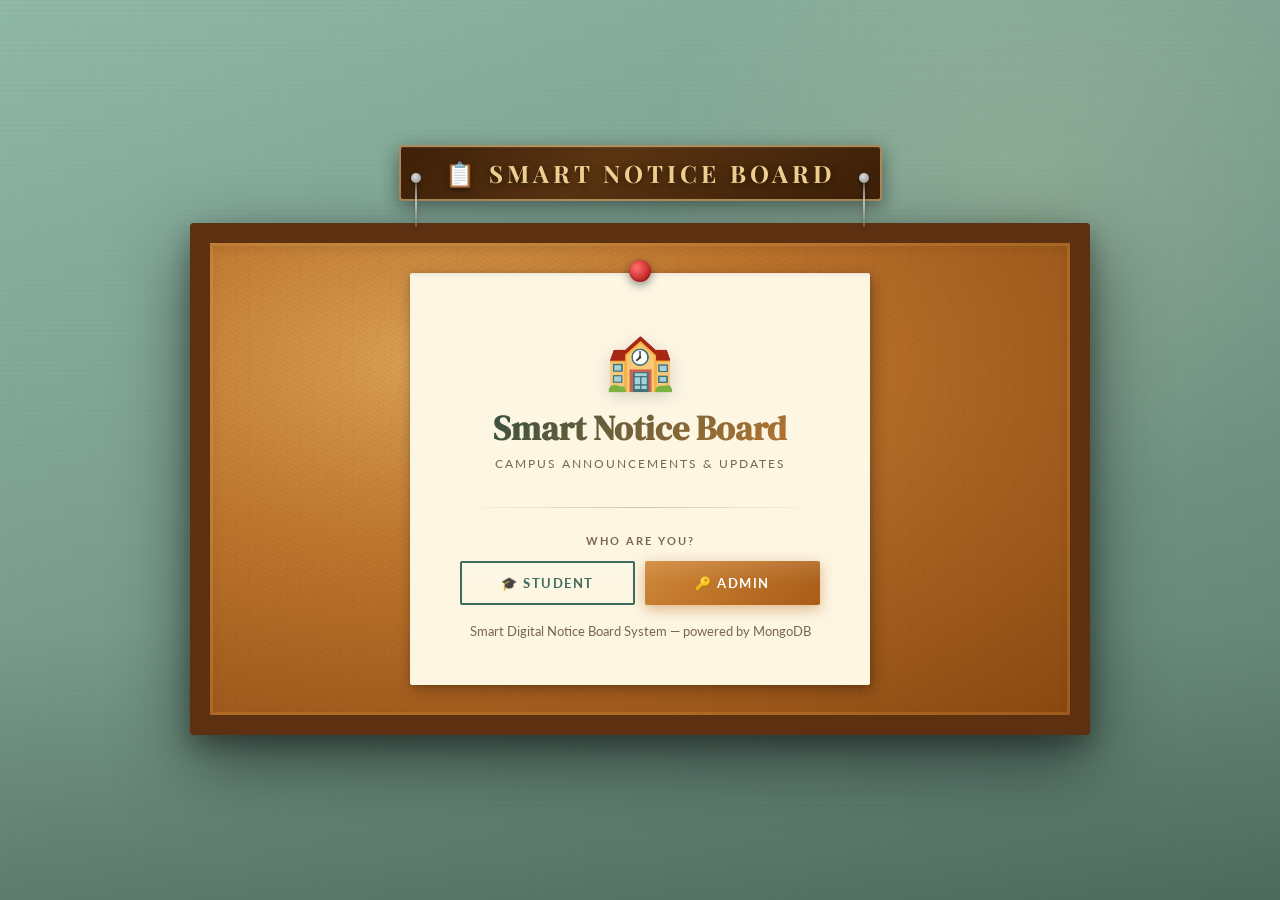
<file: frontend/index.html>
<!DOCTYPE html>
<html lang="en">
<head>
  <meta charset="UTF-8">
  <meta name="viewport" content="width=device-width, initial-scale=1.0">
  <title>Smart Notice Board</title>
  <link rel="stylesheet" href="style.css">
</head>
<body>

  <!-- Room ambiance: shelf / plant suggestion via CSS, nothing extra needed -->
  <div class="page-header">
    <span class="room-sign">📋 Smart Notice Board</span>
  </div>

  <div class="board-wrapper">
    <div class="screw-l"></div>
    <div class="screw-r"></div>
    <div class="cork-board">
      <div class="card landing-card" style="margin: 0 auto;">

        <span class="landing-icon">🏫</span>
        <h1>Smart Notice Board</h1>
        <p class="landing-tagline">Campus Announcements &amp; Updates</p>

        <div class="landing-divider"></div>

        <span class="role-label">Who are you?</span>

        <div class="btn-group" style="margin-top:0;">
          <button onclick="window.location.href='student_auth.html'" class="btn-secondary"
            style="background:transparent;color:var(--brand);border:2px solid var(--brand);box-shadow:none;">
            🎓 Student
          </button>
          <button onclick="window.location.href='admin_login.html'" class="btn-amber">
            🔑 Admin
          </button>
        </div>

        <p class="helper-text" style="margin-top:18px;">
          Smart Digital Notice Board System &mdash; powered by MongoDB
        </p>
      </div>
    </div>
  </div>

</body>
</html>
</file>
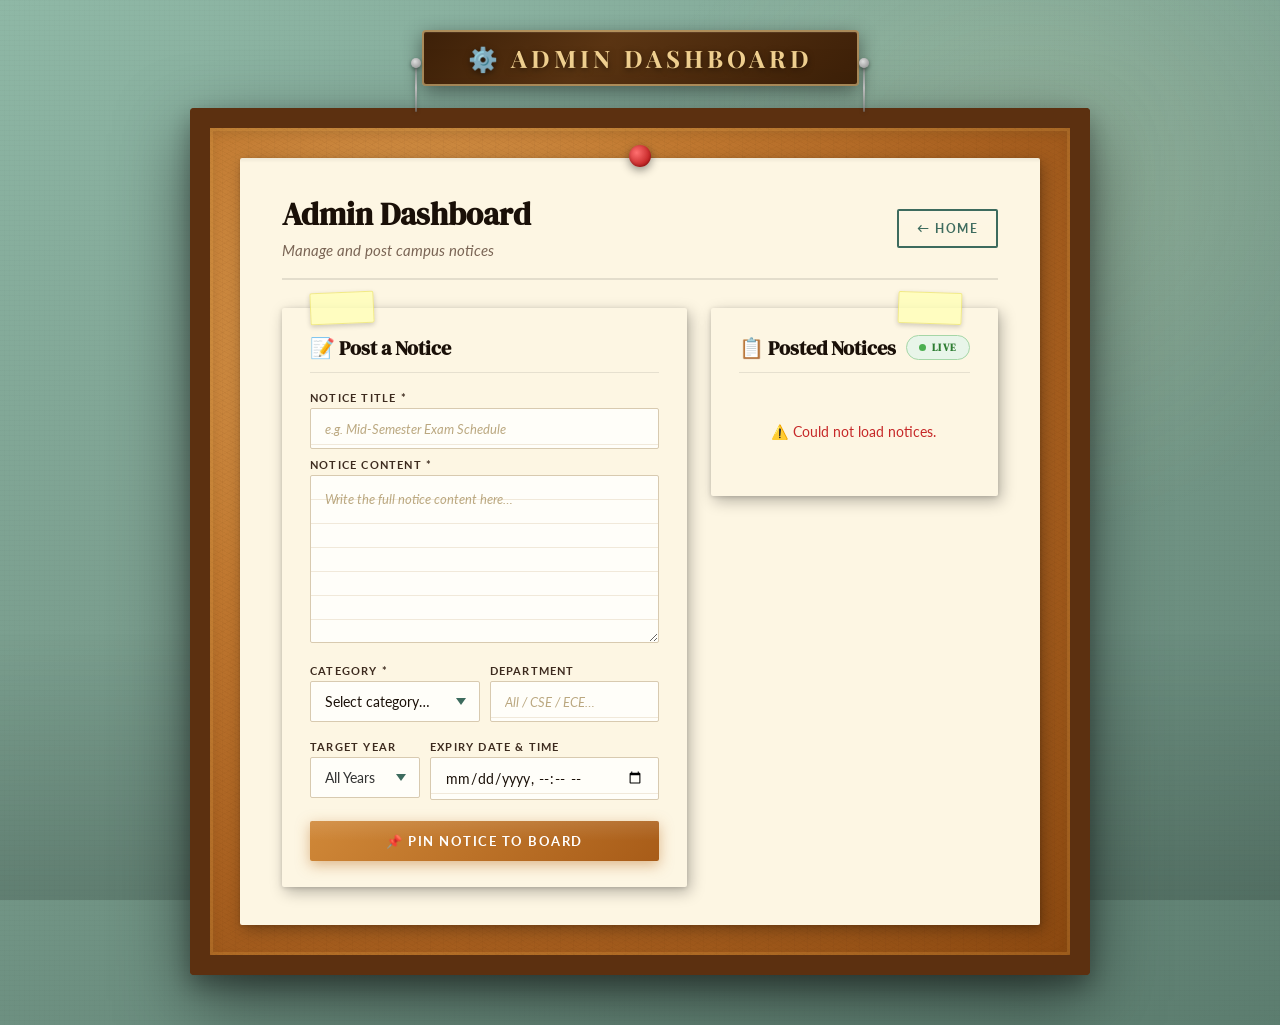
<file: frontend/admin.html>
<!DOCTYPE html>
<html lang="en">
<head>
<meta charset="UTF-8">
<meta name="viewport" content="width=device-width, initial-scale=1.0">
<title>Admin Dashboard — Smart Notice Board</title>
<link rel="stylesheet" href="style.css">

<style>
/* your entire CSS remains unchanged */

#year {
  color: #333;
  width: 100%;
  min-width: 110px;
}
#year option {
  color: #333;
}

.admin-layout {
  display: grid;
  grid-template-columns: 1fr 1fr;
  gap: 24px;
  align-items: start;
}

@media (max-width: 768px) {
  .admin-layout {
    grid-template-columns: 1fr;
  }
}
</style>

</head>

<body>

<div class="page-header">
<span class="room-sign">⚙️ Admin Dashboard</span>
</div>

<div class="board-wrapper">
<div class="screw-l"></div>
<div class="screw-r"></div>
<div class="cork-board">

<div class="card large-card" style="margin:0 auto;">

<div style="display:flex;align-items:center;justify-content:space-between;flex-wrap:wrap;gap:14px;margin-bottom:28px;padding-bottom:16px;border-bottom:2px solid rgba(0,0,0,0.1);">

<div>
<h1 style="margin-bottom:6px;font-size:1.95rem;">Admin Dashboard</h1>
<p class="card-subtitle" style="margin:0;font-size:0.92rem;">Manage and post campus notices</p>
</div>

<button onclick="window.location.href='index.html'" class="btn-secondary"
style="width:auto;padding:10px 18px;margin:0;font-size:12px;background:transparent;border:2px solid var(--brand);color:var(--brand);box-shadow:none;">
← Home
</button>

</div>

<div class="admin-layout">

<!-- Post Notice Form -->

<div class="admin-panel">

<h2>📝 Post a Notice</h2>

<div id="formAlert" class="alert" style="display:none;"></div>

<div class="input-group">
<label for="title">Notice Title *</label>
<input type="text" id="title" placeholder="e.g. Mid-Semester Exam Schedule">
</div>

<div class="input-group">
<label for="content">Notice Content *</label>
<textarea id="content" placeholder="Write the full notice content here…" rows="6"></textarea>
</div>

<div class="form-row">

<div class="input-group">
<label for="category">Category *</label>
<select id="category">
<option value="">Select category…</option>
<option value="Exams">📝 Exams</option>
<option value="Events">🎉 Events</option>
<option value="Placements">💼 Placements</option>
<option value="General">📣 General</option>
</select>
</div>

<div class="input-group">
<label for="department">Department</label>
<input type="text" id="department" placeholder="All / CSE / ECE…">
</div>

</div>

<div class="form-row">

<div class="input-group">
<label for="year">Target Year</label>
<select id="year">
<option value="">All Years</option>
<option value="1">1st Year</option>
<option value="2">2nd Year</option>
<option value="3">3rd Year</option>
<option value="4">4th Year</option>
</select>
</div>

<div class="input-group">
<label for="expiry_date">Expiry Date & Time</label>
<input type="datetime-local" id="expiry_date">
</div>

</div>

<button onclick="postNotice()" id="postBtn" class="btn-amber">
📌 Pin Notice to Board
</button>

</div>


<!-- Posted Notices List -->

<div class="admin-panel">

<h2 style="display:flex;align-items:center;justify-content:space-between;margin-bottom:20px;">
<span>📋 Posted Notices</span>
<span class="live-badge" style="font-size:0.62rem;">Live</span>
</h2>

<div id="adminNotices" class="admin-notice-list">

<div style="text-align:center;padding:40px 0;color:var(--ink-light);font-style:italic;font-size:0.9rem;">
Loading notices…
</div>

</div>

</div>

</div>

</div>

</div>

</div>

<script>

/* Disable past time in calendar */

document.getElementById("expiry_date").min = new Date().toISOString().slice(0,16);


/* Post notice */

async function postNotice() {

const alertEl = document.getElementById("formAlert");
const btn = document.getElementById("postBtn");

alertEl.className = "alert";
alertEl.textContent = "";
alertEl.style.display = "none";


const title = document.getElementById("title").value.trim();
const content = document.getElementById("content").value.trim();
const category = document.getElementById("category").value;
const dept = document.getElementById("department").value.trim();
const yearVal = document.getElementById("year").value;
const expiry = document.getElementById("expiry_date").value;


/* NEW VALIDATION — prevent past expiry time */

if (expiry) {

const selectedTime = new Date(expiry);
const currentTime = new Date();

if (selectedTime <= currentTime) {

alertEl.textContent = "❌ Expiry date cannot be in the past. Please select a future date and time.";
alertEl.classList.add("error");
alertEl.style.display = "block";

return;

}

}


/* Required fields */

if (!title || !content || !category) {

alertEl.textContent = "❌ Title, Content and Category are required.";
alertEl.classList.add("error");
alertEl.style.display = "block";

return;

}


btn.innerHTML = '<span class="spinner"></span> Posting…';
btn.disabled = true;

try {

const body = { title, content, category };

if (dept) body.department = dept;
if (yearVal) body.year = parseInt(yearVal);
if (expiry) body.expiry_date = expiry;


const res = await fetch("http://127.0.0.1:8000/add_notice", {

method: "POST",
headers: { "Content-Type": "application/json" },
body: JSON.stringify(body)

});


const data = await res.json();


if (res.status === 200) {

alertEl.textContent = "✅ Notice pinned to the board successfully!";
alertEl.classList.add("success");
alertEl.style.display = "block";

document.getElementById("title").value = "";
document.getElementById("content").value = "";
document.getElementById("category").value = "";
document.getElementById("department").value = "";
document.getElementById("year").value = "";
document.getElementById("expiry_date").value = "";

loadAdminNotices();

setTimeout(() => {
alertEl.style.display = "none";
}, 3000);

}

else {

alertEl.textContent = "❌ " + (data.detail || "Failed to post notice.");
alertEl.classList.add("error");
alertEl.style.display = "block";

}

}

catch (err) {

alertEl.textContent = "⚠️ Cannot reach server. Is the backend running?";
alertEl.classList.add("error");
alertEl.style.display = "block";

}

finally {

btn.innerHTML = '📌 Pin Notice to Board';
btn.disabled = false;

}

}



/* Load notices */

async function loadAdminNotices() {

const container = document.getElementById("adminNotices");

try {

const res = await fetch("http://127.0.0.1:8000/notices");
const notices = await res.json();


if (!notices || notices.length === 0) {

container.innerHTML = `<div style="text-align:center;padding:40px 0;color:var(--ink-light);font-style:italic;font-size:0.9rem;">No notices posted yet.</div>`;

return;

}


container.innerHTML = notices.map(n => `

<div class="admin-notice-item">

<div class="admin-notice-info">

<h4>${n.title}</h4>

<p>

<span class="notice-tag">${n.category}</span>

${n.expiry_date ? '<br><small>⏰ Expires: ' + new Date(n.expiry_date).toLocaleString() + '</small>' : ''}

</p>

</div>

<button class="btn-danger" onclick="deleteNotice('${n._id}')">🗑 Delete</button>

</div>

`).join('');

}

catch (err) {

container.innerHTML = `<div style="text-align:center;padding:30px;color:#c62828;font-size:0.88rem;">⚠️ Could not load notices.</div>`;

}

}


/* Delete notice */

async function deleteNotice(id) {

if (!confirm("Are you sure you want to remove this notice?")) return;

try {

const res = await fetch(`http://127.0.0.1:8000/notice/${id}`, { method: "DELETE" });

if (res.ok) loadAdminNotices();

}

catch (err) {

alert("Server error.");

}

}


/* Load notices */

loadAdminNotices();
setInterval(loadAdminNotices, 10000);

</script>

</body>
</html>
</file>
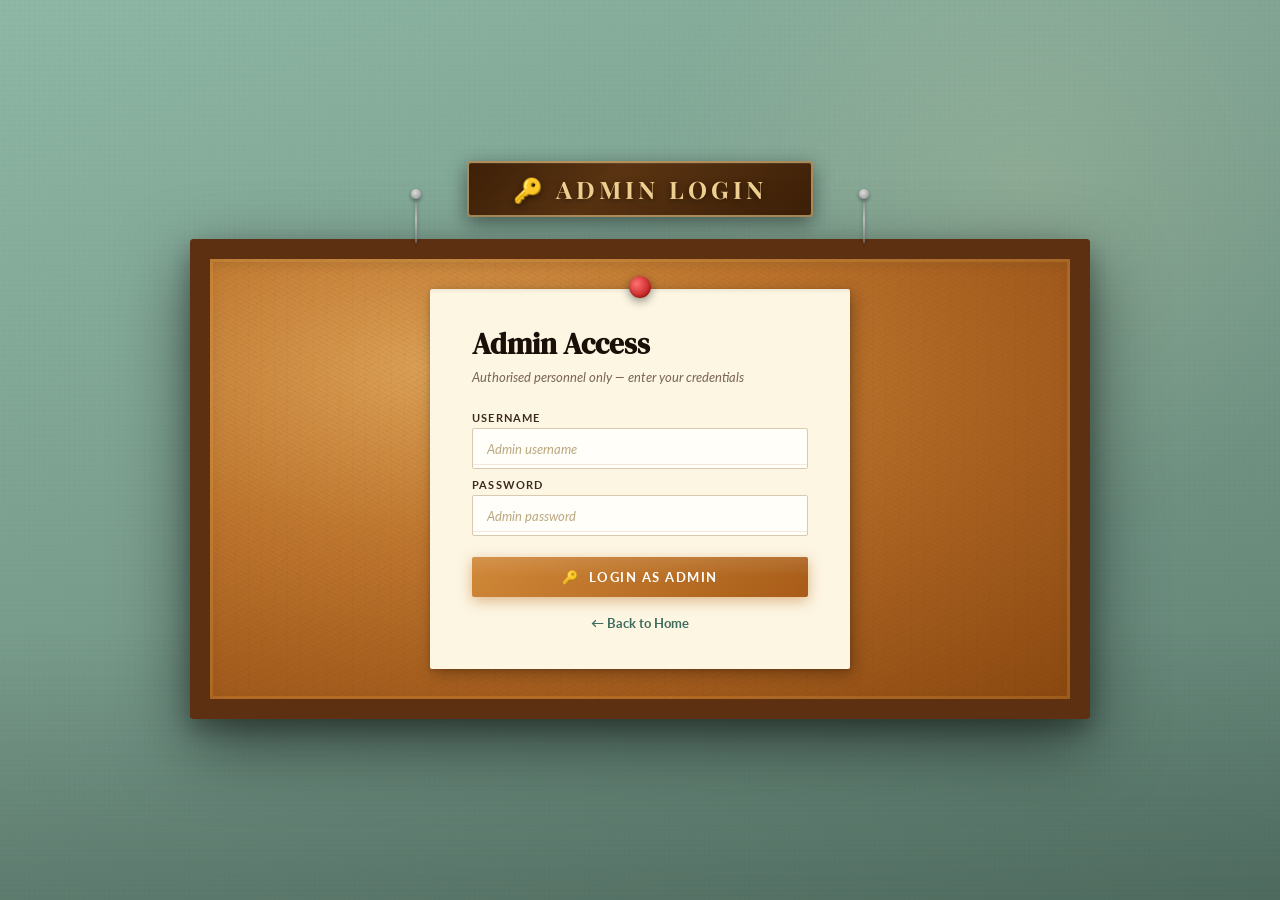
<file: frontend/admin_login.html>
<!DOCTYPE html>
<html lang="en">
<head>
  <meta charset="UTF-8">
  <meta name="viewport" content="width=device-width, initial-scale=1.0">
  <title>Admin Login — Smart Notice Board</title>
  <link rel="stylesheet" href="style.css">
</head>
<body>

  <div class="page-header">
    <span class="room-sign">🔑 Admin Login</span>
  </div>

  <div class="board-wrapper">
    <div class="screw-l"></div>
    <div class="screw-r"></div>
    <div class="cork-board">
      <div class="card" style="margin:0 auto;">

        <h1>Admin Access</h1>
        <p class="card-subtitle">Authorised personnel only — enter your credentials</p>

        <div id="alert" class="alert"></div>

        <div class="input-group">
          <label for="username">Username</label>
          <input type="text" id="username" placeholder="Admin username" autocomplete="username">
        </div>

        <div class="input-group">
          <label for="password">Password</label>
          <input type="password" id="password" placeholder="Admin password" autocomplete="current-password">
        </div>

        <button onclick="adminLogin()" id="loginBtn" class="btn-amber">
          🔑 &nbsp;Login as Admin
        </button>

        <p class="helper-text" style="margin-top:18px;">
          <a href="index.html">← Back to Home</a>
        </p>

      </div>
    </div>
  </div>

<script>
async function adminLogin() {
  const alertEl  = document.getElementById("alert");
  const btn      = document.getElementById("loginBtn");
  const username = document.getElementById("username").value.trim();
  const password = document.getElementById("password").value;

  alertEl.className = "alert";
  alertEl.textContent = "";

  if (!username || !password) {
    alertEl.textContent = "❌ Please enter both username and password.";
    alertEl.classList.add("error");
    return;
  }

  btn.innerHTML = '<span class="spinner"></span> Verifying…';
  btn.disabled = true;

  try {
    const res = await fetch("http://127.0.0.1:8000/admin/login", {
      method: "POST",
      headers: { "Content-Type": "application/json" },
      body: JSON.stringify({ username, password })
    });
    const data = await res.json();

    if (res.status === 200) {
      alertEl.textContent = "✅ Login successful! Loading dashboard…";
      alertEl.classList.add("success");
      setTimeout(() => window.location.href = "admin.html", 900);
    } else {
      alertEl.textContent = "❌ " + (data.detail || "Invalid credentials.");
      alertEl.classList.add("error");
    }
  } catch (err) {
    alertEl.textContent = "⚠️ Cannot reach server. Is the backend running?";
    alertEl.classList.add("error");
  } finally {
    btn.innerHTML = '🔑 &nbsp;Login as Admin';
    btn.disabled = false;
  }
}

document.addEventListener("keydown", e => { if (e.key === "Enter") adminLogin(); });
</script>

</body>
</html>
</file>
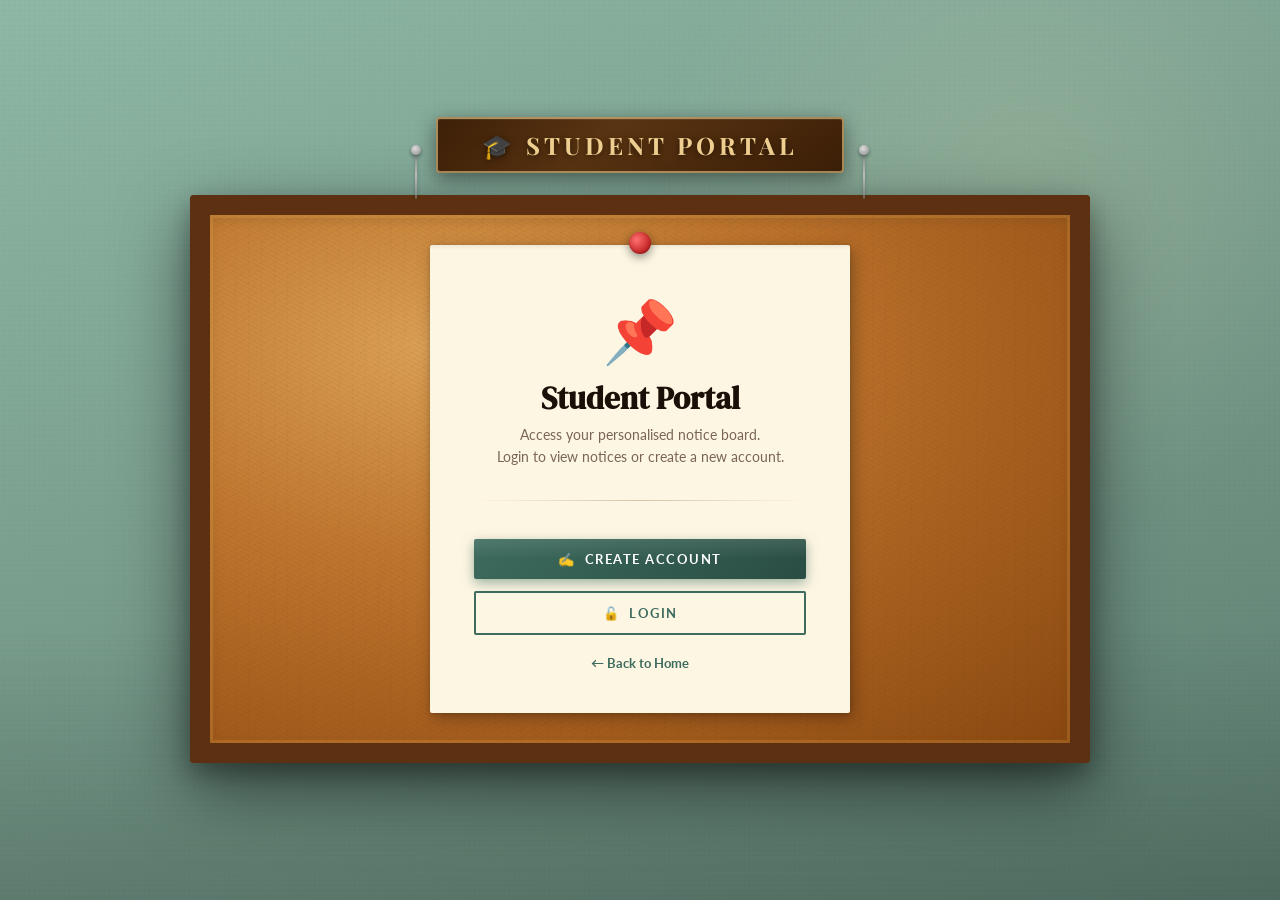
<file: frontend/student_auth.html>
<!DOCTYPE html>
<html lang="en">
<head>
  <meta charset="UTF-8">
  <meta name="viewport" content="width=device-width, initial-scale=1.0">
  <title>Student Portal — Smart Notice Board</title>
  <link rel="stylesheet" href="style.css">
</head>
<body>

  <div class="page-header">
    <span class="room-sign">🎓 Student Portal</span>
  </div>

  <div class="board-wrapper">
    <div class="screw-l"></div>
    <div class="screw-r"></div>
    <div class="cork-board">
      <div class="card auth-card" style="margin: 0 auto;">

        <span class="auth-icon">📌</span>
        <h1>Student Portal</h1>
        <p class="desc">
          Access your personalised notice board.<br>
          Login to view notices or create a new account.
        </p>

        <div class="landing-divider"></div>

        <button onclick="window.location.href='student_register.html'">
          ✍️ &nbsp;Create Account
        </button>

        <button onclick="window.location.href='student_login.html'" class="btn-secondary"
          style="background:transparent;color:var(--brand);border:2px solid var(--brand);box-shadow:none;">
          🔓 &nbsp;Login
        </button>

        <p class="helper-text" style="margin-top:20px;">
          <a href="index.html">← Back to Home</a>
        </p>
      </div>
    </div>
  </div>

</body>
</html>
</file>
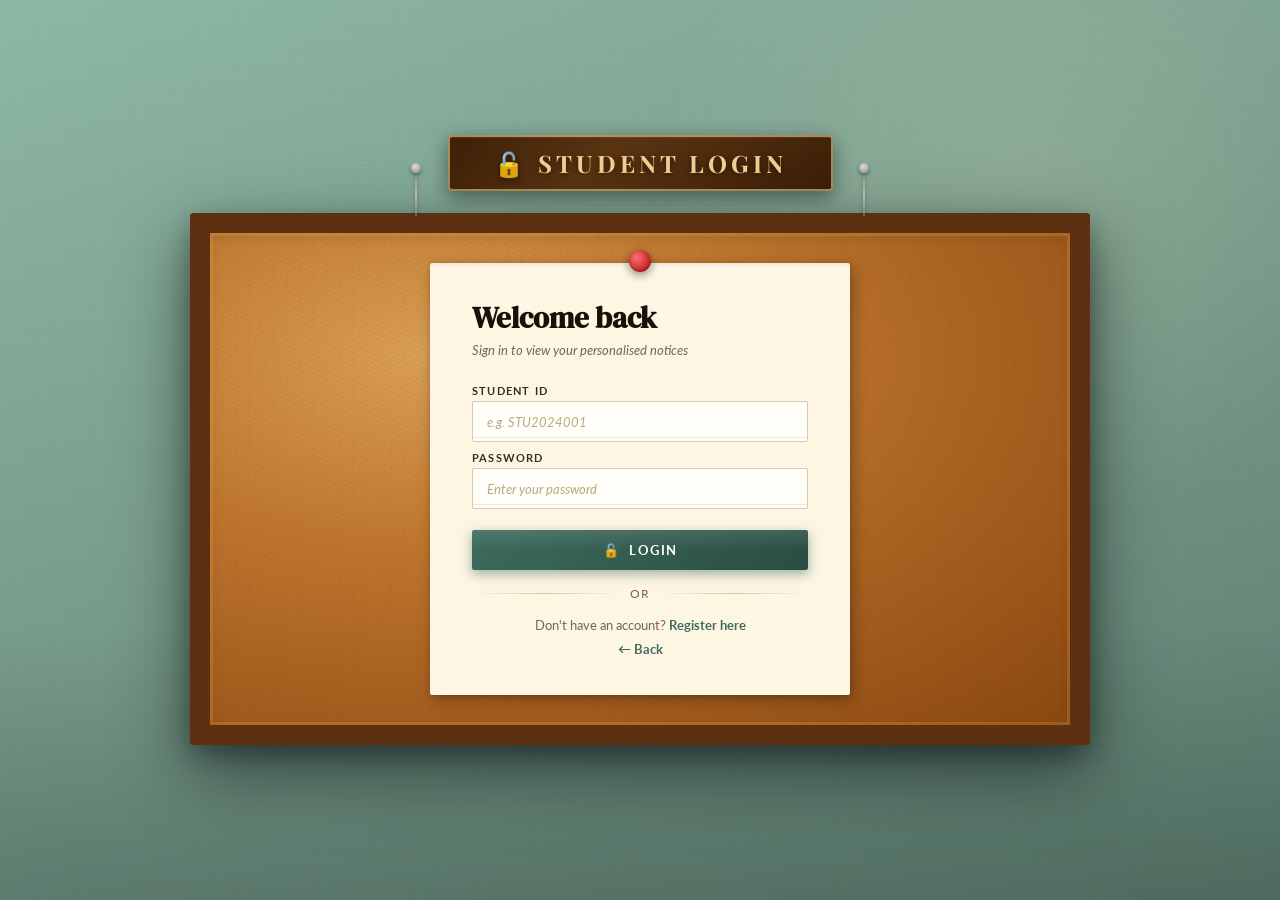
<file: frontend/student_login.html>
<!DOCTYPE html>
<html lang="en">
<head>
  <meta charset="UTF-8">
  <meta name="viewport" content="width=device-width, initial-scale=1.0">
  <title>Student Login — Smart Notice Board</title>
  <link rel="stylesheet" href="style.css">
</head>
<body>

  <div class="page-header">
    <span class="room-sign">🔓 Student Login</span>
  </div>

  <div class="board-wrapper">
    <div class="screw-l"></div>
    <div class="screw-r"></div>
    <div class="cork-board">
      <div class="card" style="margin: 0 auto;">

        <h1>Welcome back</h1>
        <p class="card-subtitle">Sign in to view your personalised notices</p>

        <div id="alert" class="alert"></div>

        <div class="input-group">
          <label for="user_id">Student ID</label>
          <input type="text" id="user_id" placeholder="e.g. STU2024001" autocomplete="username">
        </div>

        <div class="input-group">
          <label for="password">Password</label>
          <input type="password" id="password" placeholder="Enter your password" autocomplete="current-password">
        </div>

        <button onclick="login()" id="loginBtn">🔓 &nbsp;Login</button>

        <div class="divider">or</div>

        <p class="helper-text">
          Don't have an account? <a href="student_register.html">Register here</a>
        </p>
        <p class="helper-text" style="margin-top:8px;">
          <a href="student_auth.html">← Back</a>
        </p>
      </div>
    </div>
  </div>

<script>
async function login() {
  const user_id  = document.getElementById("user_id").value.trim();
  const password = document.getElementById("password").value;
  const alertEl  = document.getElementById("alert");
  const btn      = document.getElementById("loginBtn");

  alertEl.className = "alert";
  alertEl.textContent = "";

  if (!user_id || !password) {
    alertEl.textContent = "Please fill in all fields.";
    alertEl.classList.add("error");
    return;
  }

  btn.innerHTML = '<span class="spinner"></span> Signing in…';
  btn.disabled = true;

  try {
    const res = await fetch("http://127.0.0.1:8000/student/login", {
      method: "POST",
      headers: { "Content-Type": "application/json" },
      body: JSON.stringify({ user_id, password })
    });
    const data = await res.json();

    if (res.status === 200) {
      alertEl.textContent = "✅ Login successful! Redirecting…";
      alertEl.classList.add("success");
      setTimeout(() => window.location.href = "student.html", 900);
    } else {
      alertEl.textContent = "❌ " + (data.detail || "Login failed. Check your credentials.");
      alertEl.classList.add("error");
    }
  } catch (err) {
    alertEl.textContent = "⚠️ Cannot reach server. Is the backend running?";
    alertEl.classList.add("error");
  } finally {
    btn.innerHTML = '🔓 &nbsp;Login';
    btn.disabled = false;
  }
}

document.addEventListener("keydown", e => { if (e.key === "Enter") login(); });
</script>

</body>
</html>
</file>
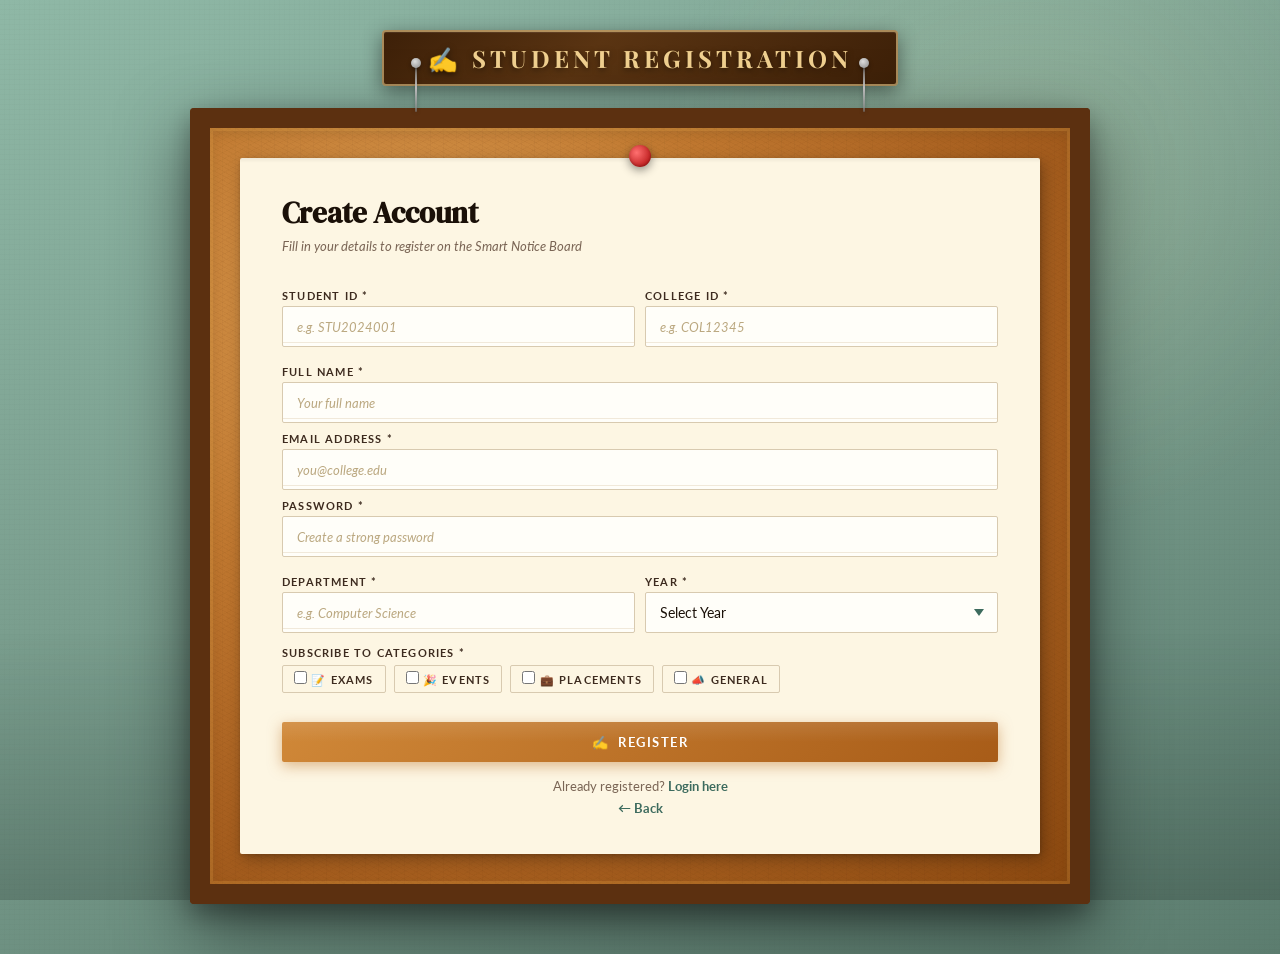
<file: frontend/student_register.html>
<!DOCTYPE html>
<html lang="en">
<head>
  <meta charset="UTF-8">
  <meta name="viewport" content="width=device-width, initial-scale=1.0">
  <title>Student Registration — Smart Notice Board</title>
  <link rel="stylesheet" href="style.css">
</head>
<body>

  <div class="page-header">
    <span class="room-sign">✍️ Student Registration</span>
  </div>

  <div class="board-wrapper">
    <div class="screw-l"></div>
    <div class="screw-r"></div>
    <div class="cork-board">
      <div class="card large-card" style="margin: 0 auto;">

        <h1>Create Account</h1>
        <p class="card-subtitle">Fill in your details to register on the Smart Notice Board</p>

        <div id="alert" class="alert"></div>

        <div class="form-row">
          <div class="input-group">
            <label for="user_id">Student ID *</label>
            <input type="text" id="user_id" placeholder="e.g. STU2024001">
          </div>
          <div class="input-group">
            <label for="college_id">College ID *</label>
            <input type="text" id="college_id" placeholder="e.g. COL12345">
          </div>
        </div>

        <div class="input-group">
          <label for="name">Full Name *</label>
          <input type="text" id="name" placeholder="Your full name">
        </div>

        <div class="input-group">
          <label for="email">Email Address *</label>
          <input type="email" id="email" placeholder="you@college.edu">
        </div>

        <div class="input-group">
          <label for="password">Password *</label>
          <input type="password" id="password" placeholder="Create a strong password" autocomplete="new-password">
        </div>

        <div class="form-row">
          <div class="input-group">
            <label for="department">Department *</label>
            <input type="text" id="department" placeholder="e.g. Computer Science">
          </div>
          <div class="input-group">
            <label for="year">Year *</label>
            <select id="year">
              <option value="">Select Year</option>
              <option value="1">1st Year</option>
              <option value="2">2nd Year</option>
              <option value="3">3rd Year</option>
              <option value="4">4th Year</option>
            </select>
          </div>
        </div>

        <div class="input-group" style="margin-top:4px;">
          <label>Subscribe to Categories *</label>
          <div class="checkbox-group">
            <label class="checkbox-label">
              <input type="checkbox" value="Exams"> 📝 Exams
            </label>
            <label class="checkbox-label">
              <input type="checkbox" value="Events"> 🎉 Events
            </label>
            <label class="checkbox-label">
              <input type="checkbox" value="Placements"> 💼 Placements
            </label>
            <label class="checkbox-label">
              <input type="checkbox" value="General"> 📣 General
            </label>
          </div>
        </div>

        <button onclick="register()" id="regBtn" class="btn-amber" style="margin-top:16px;">
          ✍️ &nbsp;Register
        </button>

        <p class="helper-text">
          Already registered? <a href="student_login.html">Login here</a>
        </p>
        <p class="helper-text" style="margin-top:6px;">
          <a href="student_auth.html">← Back</a>
        </p>

      </div>
    </div>
  </div>

<script>
async function register() {
  const alertEl = document.getElementById("alert");
  const btn     = document.getElementById("regBtn");
  alertEl.className = "alert";
  alertEl.textContent = "";

  // Gather checkbox values
  const checkedBoxes = document.querySelectorAll('.checkbox-group input[type="checkbox"]:checked');
  const categories   = Array.from(checkedBoxes).map(cb => cb.value);

  const payload = {
    user_id:    document.getElementById("user_id").value.trim(),
    name:       document.getElementById("name").value.trim(),
    email:      document.getElementById("email").value.trim(),
    password:   document.getElementById("password").value,
    department: document.getElementById("department").value.trim(),
    year:       parseInt(document.getElementById("year").value),
    college_id: document.getElementById("college_id").value.trim(),
    categories
  };

  // Basic validation
  const missing = Object.entries(payload).some(([k, v]) => !v || (Array.isArray(v) && !v.length));
  if (missing || !payload.year) {
    alertEl.textContent = "❌ Please fill in all required fields and select at least one category.";
    alertEl.classList.add("error");
    return;
  }

  btn.innerHTML = '<span class="spinner"></span> Registering…';
  btn.disabled = true;

  try {
    const res  = await fetch("http://127.0.0.1:8000/student/register", {
      method: "POST",
      headers: { "Content-Type": "application/json" },
      body: JSON.stringify(payload)
    });
    const data = await res.json();

    if (res.status === 200) {
      alertEl.textContent = "✅ Registration successful! Redirecting to login…";
      alertEl.classList.add("success");
      setTimeout(() => window.location.href = "student_login.html", 1200);
    } else {
      alertEl.textContent = "❌ " + (data.detail || "Registration failed. Please try again.");
      alertEl.classList.add("error");
    }
  } catch (err) {
    alertEl.textContent = "⚠️ Cannot reach server. Is the backend running?";
    alertEl.classList.add("error");
  } finally {
    btn.innerHTML = '✍️ &nbsp;Register';
    btn.disabled = false;
  }
}
</script>

</body>
</html>
</file>
<file: frontend/style.css>
/* ================================================================
   SMART NOTICE BOARD — Realistic Cork Board UI
   Theme: Warm classroom / campus notice board aesthetic
   ================================================================ */

@import url('https://fonts.googleapis.com/css2?family=Caveat:wght@400;600;700&family=Lato:ital,wght@0,300;0,400;0,700;1,400&family=Playfair+Display:wght@700;800&family=DM+Serif+Display:ital@0;1&display=swap');

/* ── CSS Variables ─────────────────────────────────────────────── */
:root {
  --wall:           #7a9e8e;
  --wall-light:     #8fb8a6;
  --wall-dark:      #5c7d6f;

  --cork-bg:        #c8884a;
  --cork-texture:   #b97030;
  --cork-dark:      #9a5c20;
  --cork-frame:     #5c3010;
  --cork-frame-hi:  #7a4820;
  --cork-surface:   #d4994f;

  --paper-cream:    #fdf6e3;
  --paper-yellow:   #fffde7;
  --paper-blue:     #e3f2fd;
  --paper-green:    #f1f8e9;
  --paper-pink:     #fce4ec;
  --paper-lavender: #ede7f6;

  --pin-red:        #d32f2f;
  --pin-blue:       #1565c0;
  --pin-yellow:     #f9a825;
  --pin-green:      #2e7d32;

  --ink:            #1a1008;
  --ink-mid:        #3d2b1f;
  --ink-light:      #7a6555;

  --brand:          #3d6b5e;
  --brand-dk:       #2a4d43;
  --brand-lt:       #5a9e8d;
  --brand-amber:    #c07830;
  --danger:         #b71c1c;

  --shadow-board:   0 25px 70px rgba(0,0,0,0.5), 0 10px 25px rgba(0,0,0,0.3);
  --shadow-paper:   3px 5px 15px rgba(0,0,0,0.28), 0 1px 4px rgba(0,0,0,0.15);
  --shadow-soft:    0 4px 20px rgba(0,0,0,0.15);
  --shadow-btn:     0 4px 12px rgba(61,107,94,0.5);
}

/* ── Reset ─────────────────────────────────────────────────────── */
*, *::before, *::after {
  margin: 0; padding: 0;
  box-sizing: border-box;
}

html { scroll-behavior: smooth; }

body {
  min-height: 100vh;
  font-family: 'Lato', sans-serif;
  background-color: var(--wall);
  background-image:
    repeating-linear-gradient(
      0deg,
      transparent,
      transparent 4px,
      rgba(0,0,0,0.015) 4px,
      rgba(0,0,0,0.015) 5px
    ),
    repeating-linear-gradient(
      90deg,
      transparent,
      transparent 4px,
      rgba(0,0,0,0.01) 4px,
      rgba(0,0,0,0.01) 5px
    ),
    linear-gradient(160deg, var(--wall-light) 0%, var(--wall) 45%, var(--wall-dark) 100%);
  display: flex;
  flex-direction: column;
  align-items: center;
  justify-content: center;
  padding: 30px 20px 50px;
  position: relative;
  overflow-x: hidden;
}

/* Ambient room light from top-right */
body::before {
  content: '';
  position: fixed;
  top: -20%; right: -10%;
  width: 60%; height: 80%;
  background: radial-gradient(ellipse, rgba(255,240,180,0.13) 0%, transparent 70%);
  pointer-events: none;
  z-index: 0;
}
/* Floor shadow */
body::after {
  content: '';
  position: fixed;
  bottom: 0; left: 0; right: 0;
  height: 30%;
  background: linear-gradient(0deg, rgba(0,0,0,0.15) 0%, transparent 100%);
  pointer-events: none;
  z-index: 0;
}

/* ── Room Sign (page header) ───────────────────────────────────── */
.page-header {
  width: 100%;
  max-width: 900px;
  text-align: center;
  margin-bottom: 22px;
  position: relative;
  z-index: 1;
}

.room-sign {
  display: inline-block;
  background: linear-gradient(135deg, #3d2008 0%, #5a3412 40%, #3d2008 100%);
  color: #f0d090;
  font-family: 'Playfair Display', serif;
  font-size: 1.5rem;
  font-weight: 700;
  letter-spacing: 4px;
  text-transform: uppercase;
  padding: 10px 44px;
  border-radius: 4px;
  border: 2px solid rgba(240,208,144,0.6);
  box-shadow: 0 6px 20px rgba(0,0,0,0.45), inset 0 1px 0 rgba(255,255,255,0.08);
  text-shadow: 0 2px 6px rgba(0,0,0,0.5);
}

/* ── Board Hanger Wires ────────────────────────────────────────── */
.board-wrapper {
  position: relative;
  width: 100%;
  max-width: 900px;
  z-index: 1;
}

.board-wrapper::before,
.board-wrapper::after {
  content: '';
  position: absolute;
  top: -44px;
  width: 2px;
  height: 48px;
  background: linear-gradient(180deg, rgba(120,120,120,0.6) 0%, #bbb 50%, rgba(120,120,120,0.6) 100%);
  border-radius: 1px;
  box-shadow: 0 0 4px rgba(0,0,0,0.25);
  z-index: 2;
}
.board-wrapper::before { left: 25%; }
.board-wrapper::after  { right: 25%; }

/* Ceiling screw dots */
.board-wrapper .screw-l,
.board-wrapper .screw-r {
  position: absolute;
  top: -50px;
  width: 10px; height: 10px;
  background: radial-gradient(circle at 40% 35%, #ddd, #888);
  border-radius: 50%;
  z-index: 3;
  box-shadow: 0 2px 4px rgba(0,0,0,0.4);
}
.board-wrapper .screw-l { left: calc(25% - 4px); }
.board-wrapper .screw-r { right: calc(25% - 4px); }

/* ── Cork Board Frame ──────────────────────────────────────────── */
.cork-board {
  background:
    repeating-linear-gradient(
      28deg, transparent, transparent 3px,
      rgba(100,50,0,0.05) 3px, rgba(100,50,0,0.05) 4px
    ),
    repeating-linear-gradient(
      -28deg, transparent, transparent 5px,
      rgba(80,40,0,0.035) 5px, rgba(80,40,0,0.035) 6px
    ),
    repeating-linear-gradient(
      90deg, transparent, transparent 12px,
      rgba(0,0,0,0.02) 12px, rgba(0,0,0,0.02) 13px
    ),
    radial-gradient(ellipse at 25% 25%, #dba055 0%, #c07830 35%, #a86020 65%, #8a4810 100%);
  border: 20px solid transparent;
  border-image: linear-gradient(
    145deg,
    #7a4820 0%, #5c3010 20%, #4a2408 40%, #5c3010 60%, #7a4820 80%, #5c3010 100%
  ) 1;
  border-radius: 0;
  outline: 20px solid var(--cork-frame);
  outline-offset: -20px;
  border-radius: 4px;
  box-shadow: var(--shadow-board), inset 0 2px 8px rgba(255,200,100,0.12);
  position: relative;
  padding: 30px;
}

/* Inner frame bevel */
.cork-board::before {
  content: '';
  position: absolute;
  inset: 0;
  border-radius: 2px;
  box-shadow: inset 0 0 0 3px rgba(255,180,80,0.18), inset 0 4px 12px rgba(0,0,0,0.15);
  pointer-events: none;
  z-index: 20;
}

/* ── Base Card (paper on wall or on board) ─────────────────────── */
.card {
  background: var(--paper-cream);
  padding: 38px 42px;
  border-radius: 2px;
  box-shadow: var(--shadow-paper);
  width: 100%;
  max-width: 420px;
  position: relative;
  animation: pinDrop 0.55s cubic-bezier(0.34, 1.56, 0.64, 1) both;
}

/* Pin at top of card */
.card::after {
  content: '';
  position: absolute;
  top: -13px;
  left: 50%;
  transform: translateX(-50%);
  width: 22px; height: 22px;
  background: radial-gradient(circle at 35% 35%, #ff7070, #c62828 65%, #8b0000);
  border-radius: 50%;
  box-shadow: 0 3px 10px rgba(0,0,0,0.45), inset 0 -1px 3px rgba(0,0,0,0.25);
  z-index: 10;
}

/* Subtle paper top-shadow */
.card::before {
  content: '';
  position: absolute;
  top: 0; left: 0; right: 0;
  height: 5px;
  background: linear-gradient(180deg, rgba(0,0,0,0.06) 0%, transparent 100%);
  border-radius: 2px 2px 0 0;
}

.large-card {
  max-width: 880px;
}

/* ── Card Typography ───────────────────────────────────────────── */
.card h1 {
  font-family: 'DM Serif Display', serif;
  font-size: 1.8rem;
  color: var(--ink);
  margin-bottom: 5px;
  line-height: 1.2;
}

.card h2 {
  font-family: 'DM Serif Display', serif;
  font-size: 1.25rem;
  color: var(--ink-mid);
  margin-bottom: 16px;
}

.card h3 {
  font-family: 'Lato', sans-serif;
  font-size: 0.72rem;
  font-weight: 700;
  text-transform: uppercase;
  letter-spacing: 2px;
  color: var(--brand);
  margin-bottom: 18px;
  padding-bottom: 8px;
  border-bottom: 1.5px dashed rgba(61,107,94,0.35);
}

.card-subtitle {
  font-size: 0.84rem;
  color: var(--ink-light);
  margin-bottom: 24px;
  font-style: italic;
  line-height: 1.5;
}

/* ── Inputs ────────────────────────────────────────────────────── */
.input-group {
  position: relative;
  margin: 9px 0;
}

.input-group label {
  display: block;
  font-size: 0.68rem;
  font-weight: 700;
  text-transform: uppercase;
  letter-spacing: 1.2px;
  color: var(--ink-mid);
  margin-bottom: 4px;
}

input, textarea, select {
  width: 100%;
  padding: 11px 14px;
  border: 1.5px solid #d8cab0;
  border-radius: 2px;
  font-size: 14px;
  font-family: 'Lato', sans-serif;
  color: var(--ink);
  background: #fffef9;
  transition: border-color 0.22s, box-shadow 0.22s;
  background-image: repeating-linear-gradient(
    transparent, transparent 23px,
    rgba(190,160,110,0.22) 23px, rgba(190,160,110,0.22) 24px
  );
  background-position: 0 12px;
}

input:focus, textarea:focus, select:focus {
  border-color: var(--brand);
  outline: none;
  box-shadow: 0 0 0 3px rgba(61,107,94,0.14);
  background-color: #fffef6;
}

input::placeholder, textarea::placeholder {
  color: #bba880;
  font-style: italic;
  font-size: 13px;
}

textarea {
  resize: vertical;
  min-height: 110px;
  line-height: 24px;
  background-size: 100% 24px;
  background-position: 0 0;
}

.form-row {
  display: grid;
  grid-template-columns: 1fr 1fr;
  gap: 10px;
}

/* ── Buttons ───────────────────────────────────────────────────── */
button, .btn {
  display: inline-block;
  width: 100%;
  padding: 12px 22px;
  margin-top: 12px;
  border: none;
  border-radius: 2px;
  font-family: 'Lato', sans-serif;
  font-size: 13px;
  font-weight: 700;
  letter-spacing: 1.5px;
  text-transform: uppercase;
  cursor: pointer;
  transition: all 0.22s ease;
  position: relative;
  overflow: hidden;
  background: linear-gradient(135deg, var(--brand) 0%, var(--brand-dk) 100%);
  color: #fff;
  box-shadow: var(--shadow-btn);
}

button::after {
  content: '';
  position: absolute;
  inset: 0;
  background: linear-gradient(180deg, rgba(255,255,255,0.1) 0%, transparent 50%);
  pointer-events: none;
}

button:hover {
  background: linear-gradient(135deg, var(--brand-lt) 0%, var(--brand) 100%);
  transform: translateY(-2px);
  box-shadow: 0 7px 20px rgba(61,107,94,0.55);
}

button:active {
  transform: translateY(0);
  box-shadow: 0 2px 8px rgba(61,107,94,0.35);
}

.btn-secondary {
  background: transparent !important;
  color: var(--brand);
  border: 2px solid var(--brand);
  box-shadow: none !important;
}
.btn-secondary:hover {
  background: rgba(61,107,94,0.07) !important;
  transform: translateY(-1px);
}

.btn-amber {
  background: linear-gradient(135deg, #d08838 0%, #a85c18 100%) !important;
  box-shadow: 0 4px 14px rgba(192,120,48,0.5) !important;
}
.btn-amber:hover {
  background: linear-gradient(135deg, #e09848 0%, #c07830 100%) !important;
  box-shadow: 0 6px 20px rgba(192,120,48,0.6) !important;
}

.btn-danger {
  background: linear-gradient(135deg, #c62828 0%, #8b0000 100%) !important;
  color: #fff;
  width: auto;
  padding: 6px 12px;
  font-size: 10px;
  margin-top: 0;
  box-shadow: 0 2px 8px rgba(180,0,0,0.3) !important;
}
.btn-danger:hover {
  background: linear-gradient(135deg, #e53935 0%, #c62828 100%) !important;
}

.btn-group {
  display: grid;
  grid-template-columns: 1fr 1fr;
  gap: 10px;
}
.btn-group button { margin-top: 0; }

/* ── Landing Page ──────────────────────────────────────────────── */
.landing-card {
  text-align: center;
  padding: 52px 50px 46px;
  max-width: 460px;
}

.landing-icon {
  font-size: 3.5rem;
  margin-bottom: 14px;
  display: block;
  filter: drop-shadow(0 4px 8px rgba(0,0,0,0.15));
}

.landing-card h1 {
  font-size: 2.1rem;
  background: linear-gradient(135deg, var(--brand-dk) 0%, var(--brand-amber) 100%);
  -webkit-background-clip: text;
  -webkit-text-fill-color: transparent;
  background-clip: text;
  margin-bottom: 8px;
}

.landing-tagline {
  font-size: 0.78rem;
  color: var(--ink-light);
  letter-spacing: 2px;
  text-transform: uppercase;
  margin-bottom: 36px;
  font-weight: 400;
}

.landing-divider {
  height: 1px;
  background: linear-gradient(90deg, transparent, #d4c4a8, transparent);
  margin: 26px 0;
}

.role-label {
  font-size: 0.68rem;
  font-weight: 700;
  text-transform: uppercase;
  letter-spacing: 2px;
  color: var(--ink-light);
  margin-bottom: 14px;
  display: block;
}

/* ── Notice Board (student view) ───────────────────────────────── */
.board-header {
  display: flex;
  align-items: center;
  justify-content: space-between;
  margin-bottom: 24px;
  padding-bottom: 14px;
  border-bottom: 2px solid rgba(0,0,0,0.1);
  flex-wrap: wrap;
  gap: 10px;
}

.board-title {
  font-family: 'DM Serif Display', serif;
  font-size: 1.65rem;
  color: var(--ink);
  line-height: 1.1;
}

.board-subtitle {
  font-size: 0.75rem;
  color: var(--ink-light);
  font-style: italic;
}

.live-badge {
  display: inline-flex;
  align-items: center;
  gap: 6px;
  background: #e8f5e9;
  color: #2e7d32;
  font-size: 0.65rem;
  font-weight: 700;
  letter-spacing: 1.2px;
  text-transform: uppercase;
  padding: 5px 12px;
  border-radius: 20px;
  border: 1px solid #a5d6a7;
}
.live-badge::before {
  content: '';
  width: 7px; height: 7px;
  border-radius: 50%;
  background: #4caf50;
  animation: pulse 1.5s infinite;
}

@keyframes pulse {
  0%, 100% { opacity: 1; transform: scale(1); }
  50%       { opacity: 0.45; transform: scale(0.75); }
}

/* Filter chips row */
.filter-row {
  display: flex;
  flex-wrap: wrap;
  gap: 7px;
  margin-bottom: 20px;
}

.filter-chip {
  padding: 5px 14px;
  border-radius: 20px;
  font-size: 0.7rem;
  font-weight: 700;
  letter-spacing: 0.8px;
  text-transform: uppercase;
  cursor: pointer;
  border: 1.5px solid rgba(0,0,0,0.15);
  transition: all 0.2s;
  background: rgba(255,255,255,0.5);
  color: var(--ink-mid);
}
.filter-chip:hover, .filter-chip.active {
  background: var(--brand);
  color: white;
  border-color: var(--brand);
}

/* ── Notice Cards ──────────────────────────────────────────────── */
.notice-container {
  display: grid;
  grid-template-columns: repeat(auto-fill, minmax(210px, 1fr));
  gap: 20px;
  margin-top: 8px;
  align-items: start;
}

.notice-card {
  background: var(--paper-yellow);
  padding: 24px 18px 16px;
  border-radius: 1px;
  position: relative;
  box-shadow: var(--shadow-paper);
  transition: transform 0.25s cubic-bezier(0.34,1.56,0.64,1), box-shadow 0.25s ease;
  min-height: 170px;
  display: flex;
  flex-direction: column;
  animation: pinDrop 0.45s cubic-bezier(0.34, 1.56, 0.64, 1) both;
  cursor: default;
}

/* Rotate each card slightly differently */
.notice-card:nth-child(5n+1) { background: var(--paper-cream);    transform: rotate(-1.5deg); }
.notice-card:nth-child(5n+2) { background: var(--paper-blue);     transform: rotate(1deg); }
.notice-card:nth-child(5n+3) { background: var(--paper-green);    transform: rotate(-0.6deg); }
.notice-card:nth-child(5n+4) { background: var(--paper-lavender); transform: rotate(1.3deg); }
.notice-card:nth-child(5n)   { background: var(--paper-yellow);   transform: rotate(-0.9deg); }

.notice-card:hover {
  transform: rotate(0deg) translateY(-8px) scale(1.04) !important;
  box-shadow: 8px 14px 30px rgba(0,0,0,0.38);
  z-index: 5;
}

/* Pushpin */
.notice-card::before {
  content: '';
  position: absolute;
  top: -11px; left: 50%;
  transform: translateX(-50%);
  width: 17px; height: 17px;
  border-radius: 50%;
  z-index: 10;
  box-shadow: 0 3px 7px rgba(0,0,0,0.45), inset 0 -1px 2px rgba(0,0,0,0.25);
}
.notice-card:nth-child(5n+1)::before { background: radial-gradient(circle at 35% 35%, #ff7070, #c62828 70%, #8b0000); }
.notice-card:nth-child(5n+2)::before { background: radial-gradient(circle at 35% 35%, #64b5f6, #1565c0 70%, #0d47a1); }
.notice-card:nth-child(5n+3)::before { background: radial-gradient(circle at 35% 35%, #81c784, #388e3c 70%, #1b5e20); }
.notice-card:nth-child(5n+4)::before { background: radial-gradient(circle at 35% 35%, #ce93d8, #7b1fa2 70%, #4a148c); }
.notice-card:nth-child(5n)::before   { background: radial-gradient(circle at 35% 35%, #fff176, #f9a825 70%, #e65100); }

/* Dog-ear fold */
.notice-card::after {
  content: '';
  position: absolute;
  bottom: 0; right: 0;
  border-style: solid;
  border-width: 0 0 20px 20px;
  border-color: transparent transparent rgba(0,0,0,0.07) transparent;
}

.notice-card h3 {
  font-family: 'Caveat', cursive;
  font-size: 1.2rem;
  font-weight: 700;
  color: var(--ink);
  margin-bottom: 8px;
  line-height: 1.3;
  border: none; padding: 0;
  text-transform: none; letter-spacing: 0;
}

.notice-card p {
  font-size: 0.82rem;
  color: var(--ink-mid);
  line-height: 1.65;
  flex-grow: 1;
  word-break: break-word;
}

.notice-card .notice-meta {
  display: flex;
  align-items: center;
  justify-content: space-between;
  margin-top: 12px;
  padding-top: 8px;
  border-top: 1px dashed rgba(0,0,0,0.14);
  flex-wrap: wrap;
  gap: 4px;
}

.notice-tag {
  display: inline-block;
  font-size: 0.62rem;
  font-weight: 700;
  text-transform: uppercase;
  letter-spacing: 0.8px;
  padding: 2px 8px;
  border-radius: 2px;
}

.tag-exams      { background: #ffcdd2; color: #b71c1c; }
.tag-events     { background: #c8e6c9; color: #2e7d32; }
.tag-placements { background: #bbdefb; color: #1565c0; }
.tag-general    { background: #f3e5f5; color: #6a1b9a; }
.tag-default    { background: #f5f5f5; color: #424242; }

.notice-date {
  font-family: 'Caveat', cursive;
  font-size: 0.8rem;
  color: var(--ink-light);
}

.notice-dept {
  font-size: 0.65rem;
  color: var(--ink-light);
  font-style: italic;
}

/* ── Admin Layout ──────────────────────────────────────────────── */
.admin-layout {
  display: grid;
  grid-template-columns: 1fr 1.5fr;
  gap: 22px;
  align-items: start;
}

.admin-panel {
  background: var(--paper-cream);
  padding: 26px 28px;
  border-radius: 2px;
  box-shadow: var(--shadow-paper);
  position: relative;
}

/* Tape strip decoration */
.admin-panel::before {
  content: '';
  position: absolute;
  top: -16px; left: 28px;
  width: 64px; height: 32px;
  background: rgba(255,255,180,0.75);
  transform: rotate(-2.5deg);
  border-radius: 2px;
  box-shadow: 0 2px 5px rgba(0,0,0,0.18);
  border: 1px solid rgba(210,190,0,0.3);
}
.admin-panel:nth-child(2)::before {
  left: auto; right: 36px;
  transform: rotate(2deg);
}

.admin-panel h2 {
  font-family: 'DM Serif Display', serif;
  font-size: 1.25rem;
  color: var(--ink);
  margin-bottom: 18px;
  padding-bottom: 10px;
  border-bottom: 1.5px solid rgba(0,0,0,0.09);
}

/* Posted notices list in admin */
.admin-notice-list {
  display: flex;
  flex-direction: column;
  gap: 9px;
  max-height: 520px;
  overflow-y: auto;
  padding-right: 2px;
}
.admin-notice-list::-webkit-scrollbar { width: 4px; }
.admin-notice-list::-webkit-scrollbar-thumb { background: var(--brand); border-radius: 2px; }

.admin-notice-item {
  background: #fff;
  border-left: 4px solid var(--brand);
  padding: 11px 13px;
  border-radius: 0 2px 2px 0;
  box-shadow: 0 2px 6px rgba(0,0,0,0.07);
  display: flex;
  align-items: flex-start;
  justify-content: space-between;
  gap: 10px;
  transition: box-shadow 0.2s;
  animation: slideIn 0.3s ease both;
}
.admin-notice-item:hover { box-shadow: 0 3px 12px rgba(0,0,0,0.13); }
.admin-notice-item:nth-child(3n+1) { border-left-color: #c62828; }
.admin-notice-item:nth-child(3n+2) { border-left-color: var(--brand); }
.admin-notice-item:nth-child(3n)   { border-left-color: var(--brand-amber); }

.admin-notice-info h4 {
  font-size: 0.85rem;
  font-weight: 700;
  color: var(--ink);
  margin-bottom: 3px;
}
.admin-notice-info p {
  font-size: 0.72rem;
  color: var(--ink-light);
}

/* ── Auth-choice page ──────────────────────────────────────────── */
.auth-card {
  text-align: center;
  padding: 48px 44px 42px;
}

.auth-icon {
  font-size: 3.8rem;
  display: block;
  margin-bottom: 12px;
}

.auth-card h1 { font-size: 1.95rem; margin-bottom: 6px; }
.auth-card .desc {
  font-size: 0.86rem;
  color: var(--ink-light);
  margin-bottom: 32px;
  line-height: 1.6;
}

/* ── Utilities ─────────────────────────────────────────────────── */
.divider {
  display: flex;
  align-items: center;
  gap: 10px;
  margin: 16px 0;
  color: var(--ink-light);
  font-size: 0.78rem;
  text-transform: uppercase;
  letter-spacing: 1px;
}
.divider::before, .divider::after {
  content: '';
  flex: 1;
  height: 1px;
  background: linear-gradient(90deg, transparent, #d4c4a8, transparent);
}

.helper-text {
  font-size: 0.8rem;
  color: var(--ink-light);
  text-align: center;
  margin-top: 16px;
}
.helper-text a {
  color: var(--brand);
  text-decoration: none;
  font-weight: 700;
}
.helper-text a:hover { text-decoration: underline; }

.alert {
  padding: 10px 14px;
  border-radius: 2px;
  font-size: 0.82rem;
  margin-top: 10px;
  display: none;
  line-height: 1.5;
}
.alert.success { background: #e8f5e9; color: #2e7d32; border-left: 4px solid #4caf50; display: block; }
.alert.error   { background: #ffebee; color: #c62828; border-left: 4px solid #ef5350; display: block; }

.empty-state {
  text-align: center;
  padding: 50px 20px;
  color: rgba(255,255,255,0.7);
  font-family: 'Caveat', cursive;
  font-size: 1.3rem;
  grid-column: 1 / -1;
}
.empty-icon {
  font-size: 3rem;
  display: block;
  margin-bottom: 10px;
  opacity: 0.6;
}

.checkbox-group {
  display: flex;
  flex-wrap: wrap;
  gap: 8px;
  margin: 6px 0;
}
.checkbox-label {
  display: flex;
  align-items: center;
  gap: 6px;
  font-size: 0.8rem;
  color: var(--ink-mid);
  cursor: pointer;
  padding: 5px 11px;
  border-radius: 2px;
  border: 1.5px solid #d8cab0;
  transition: all 0.2s;
}
.checkbox-label:hover { border-color: var(--brand); background: rgba(61,107,94,0.05); }
.checkbox-label input[type="checkbox"] {
  width: auto; margin: 0; padding: 0;
  background: none;
  accent-color: var(--brand);
}

select {
  appearance: none;
  background-image: url("data:image/svg+xml,%3Csvg xmlns='http://www.w3.org/2000/svg' width='10' height='7' viewBox='0 0 10 7'%3E%3Cpath fill='%233d6b5e' d='M5 7L0 0h10z'/%3E%3C/svg%3E");
  background-repeat: no-repeat;
  background-position: right 13px center;
  padding-right: 36px;
  cursor: pointer;
}

/* ── Animations ────────────────────────────────────────────────── */
@keyframes pinDrop {
  from { opacity: 0; transform: translateY(-35px) rotate(-4deg); }
  to   { opacity: 1; }
}
@keyframes fadeIn {
  from { opacity: 0; transform: translateY(10px); }
  to   { opacity: 1; transform: translateY(0); }
}
@keyframes slideIn {
  from { opacity: 0; transform: translateX(-15px); }
  to   { opacity: 1; transform: translateX(0); }
}

/* Stagger notice cards */
.notice-card:nth-child(1) { animation-delay: 0.05s; }
.notice-card:nth-child(2) { animation-delay: 0.10s; }
.notice-card:nth-child(3) { animation-delay: 0.15s; }
.notice-card:nth-child(4) { animation-delay: 0.20s; }
.notice-card:nth-child(5) { animation-delay: 0.25s; }
.notice-card:nth-child(6) { animation-delay: 0.30s; }
.notice-card:nth-child(7) { animation-delay: 0.35s; }
.notice-card:nth-child(8) { animation-delay: 0.40s; }

/* ── Responsive ────────────────────────────────────────────────── */
@media (max-width: 750px) {
  .admin-layout { grid-template-columns: 1fr; }
  .cork-board { padding: 20px 16px; }
  .large-card { padding: 28px 20px; }
}
@media (max-width: 600px) {
  .card { max-width: 100%; padding: 30px 24px; }
  .landing-card { padding: 38px 24px; }
  .board-wrapper::before, .board-wrapper::after { display: none; }
  .notice-container { grid-template-columns: 1fr 1fr; }
  .form-row { grid-template-columns: 1fr; }
  .room-sign { font-size: 1.15rem; padding: 9px 24px; letter-spacing: 2px; }
}
@media (max-width: 380px) {
  .notice-container { grid-template-columns: 1fr; }
}
</file>
